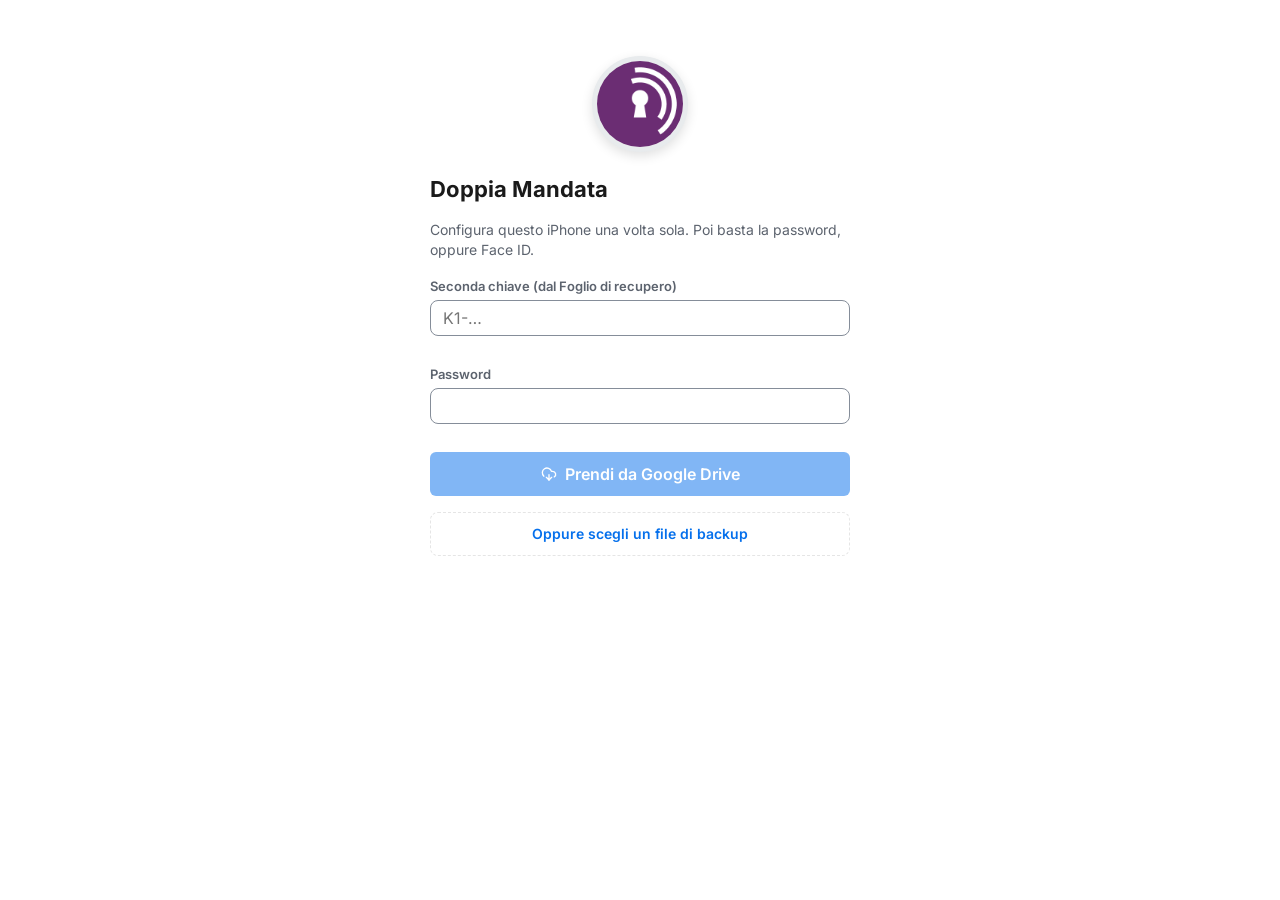
<file: index.html>
<!doctype html>
<html lang="it">
  <head>
    <meta charset="UTF-8" />
    <meta name="viewport" content="width=device-width, initial-scale=1, viewport-fit=cover" />
    <meta
      http-equiv="Content-Security-Policy"
      content="default-src 'none'; script-src 'self' 'wasm-unsafe-eval' https://accounts.google.com/gsi/client; style-src 'self' 'unsafe-inline' https://accounts.google.com/gsi/style; img-src 'self' data:; font-src 'self' data:; connect-src 'self' https://www.googleapis.com https://accounts.google.com/gsi/ https://*.ts.net https://*:8443; frame-src https://accounts.google.com/gsi/; manifest-src 'self'; worker-src 'self'; base-uri 'none'; form-action 'none'"
    />
    <meta name="referrer" content="strict-origin-when-cross-origin" />
    <meta name="apple-mobile-web-app-capable" content="yes" />
    <meta name="mobile-web-app-capable" content="yes" />
    <meta name="apple-mobile-web-app-status-bar-style" content="black-translucent" />
    <meta name="apple-mobile-web-app-title" content="Doppia Mandata" />
    <meta name="theme-color" content="#262626" />
    <link rel="manifest" href="./manifest.webmanifest" />
    <link rel="apple-touch-icon" href="./icon-180.png" />
    <link rel="icon" type="image/png" href="./icon-192.png" />
    <title>Doppia Mandata</title>
    <script type="module" crossorigin src="./assets/index-BqBOtABt.js"></script>
    <link rel="stylesheet" crossorigin href="./assets/index-4qzAVclS.css">
  </head>
  <body>
    <div id="root"></div>
  </body>
</html>
</file>
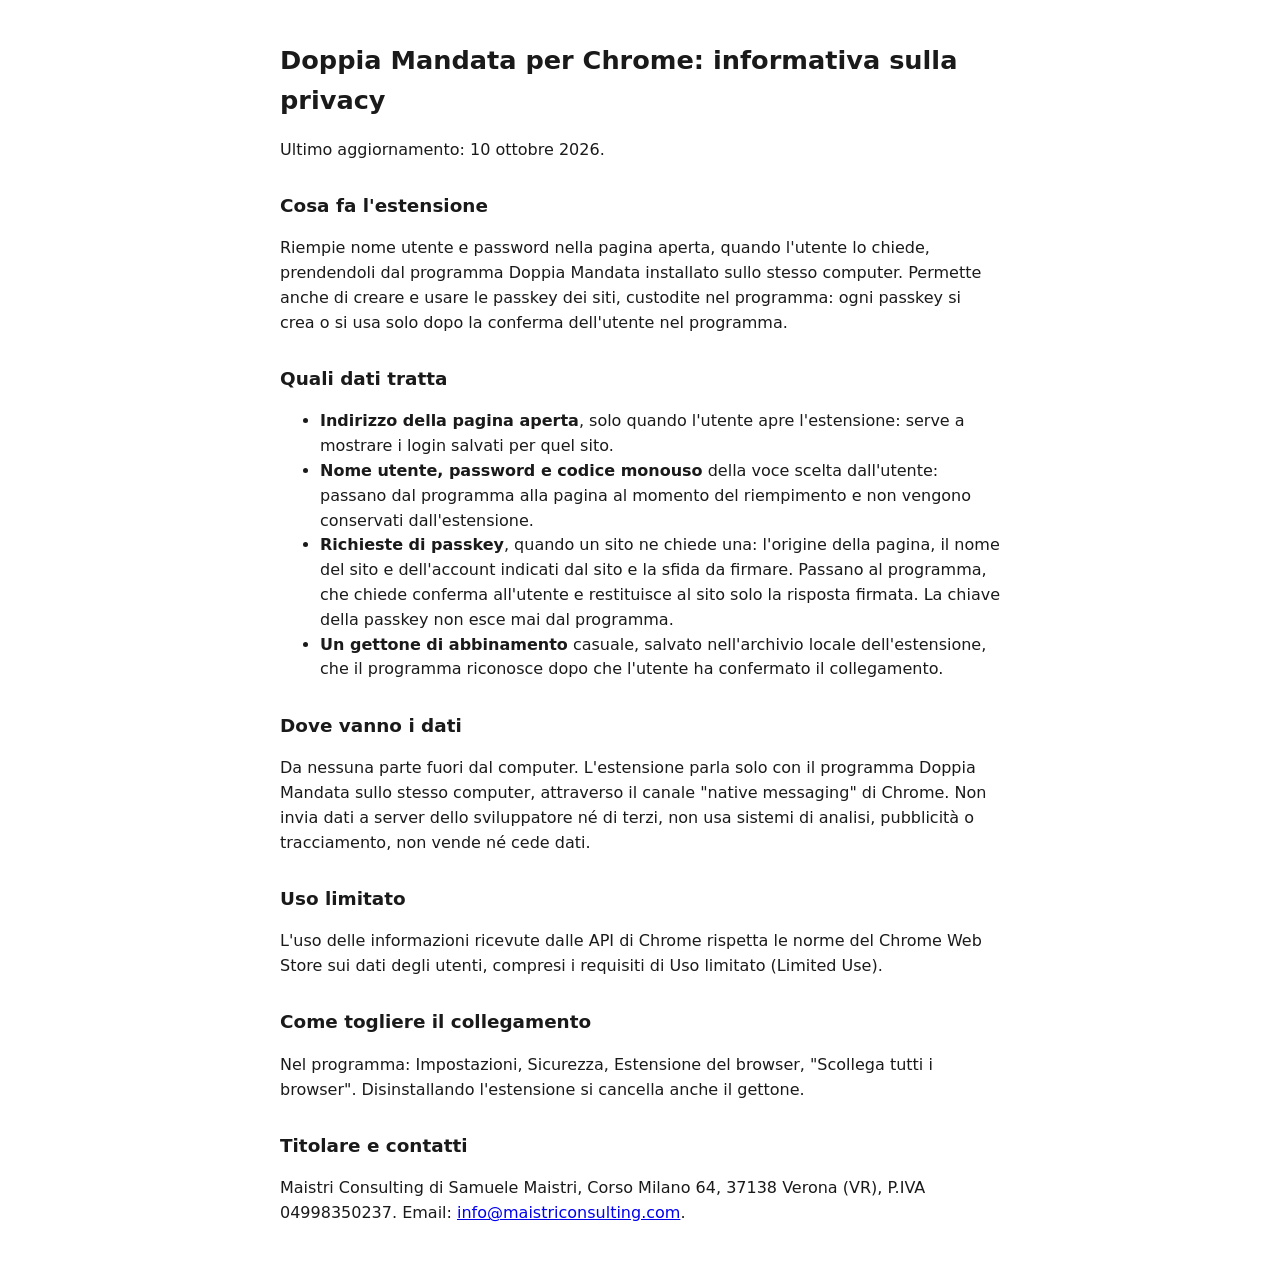
<file: privacy-estensione.html>
<!doctype html>
<html lang="it">
<head>
<meta charset="utf-8">
<meta name="viewport" content="width=device-width, initial-scale=1">
<title>Doppia Mandata: privacy dell'estensione</title>
<style>
  body { font: 16px/1.55 system-ui, -apple-system, 'Segoe UI', sans-serif; max-width: 720px; margin: 0 auto; padding: 24px 16px; color: #1a1a1a; background: #fff; }
  @media (prefers-color-scheme: dark) { body { color: #f2f2f2; background: #1c1d20; } a { color: #6aa8ff; } }
  h1 { font-size: 1.6rem; } h2 { font-size: 1.15rem; margin-top: 1.6em; }
</style>
</head>
<body>
<h1>Doppia Mandata per Chrome: informativa sulla privacy</h1>
<p>Ultimo aggiornamento: 10 ottobre 2026.</p>

<h2>Cosa fa l'estensione</h2>
<p>Riempie nome utente e password nella pagina aperta, quando l'utente lo chiede, prendendoli dal programma Doppia Mandata installato sullo stesso computer. Permette anche di creare e usare le passkey dei siti, custodite nel programma: ogni passkey si crea o si usa solo dopo la conferma dell'utente nel programma.</p>

<h2>Quali dati tratta</h2>
<ul>
  <li><strong>Indirizzo della pagina aperta</strong>, solo quando l'utente apre l'estensione: serve a mostrare i login salvati per quel sito.</li>
  <li><strong>Nome utente, password e codice monouso</strong> della voce scelta dall'utente: passano dal programma alla pagina al momento del riempimento e non vengono conservati dall'estensione.</li>
  <li><strong>Richieste di passkey</strong>, quando un sito ne chiede una: l'origine della pagina, il nome del sito e dell'account indicati dal sito e la sfida da firmare. Passano al programma, che chiede conferma all'utente e restituisce al sito solo la risposta firmata. La chiave della passkey non esce mai dal programma.</li>
  <li><strong>Un gettone di abbinamento</strong> casuale, salvato nell'archivio locale dell'estensione, che il programma riconosce dopo che l'utente ha confermato il collegamento.</li>
</ul>

<h2>Dove vanno i dati</h2>
<p>Da nessuna parte fuori dal computer. L'estensione parla solo con il programma Doppia Mandata sullo stesso computer, attraverso il canale "native messaging" di Chrome. Non invia dati a server dello sviluppatore né di terzi, non usa sistemi di analisi, pubblicità o tracciamento, non vende né cede dati.</p>

<h2>Uso limitato</h2>
<p>L'uso delle informazioni ricevute dalle API di Chrome rispetta le norme del Chrome Web Store sui dati degli utenti, compresi i requisiti di Uso limitato (Limited Use).</p>

<h2>Come togliere il collegamento</h2>
<p>Nel programma: Impostazioni, Sicurezza, Estensione del browser, "Scollega tutti i browser". Disinstallando l'estensione si cancella anche il gettone.</p>

<h2>Titolare e contatti</h2>
<p>Maistri Consulting di Samuele Maistri, Corso Milano 64, 37138 Verona (VR), P.IVA 04998350237. Email: <a href="mailto:info@maistriconsulting.com">info@maistriconsulting.com</a>.</p>
</body>
</html>
</file>
<file: assets/index-4qzAVclS.css>
@font-face{font-family:Inter;font-style:normal;font-display:swap;font-weight:400;src:url(./inter-cyrillic-ext-400-normal-BQZuk6qB.woff2)format("woff2"),url(./inter-cyrillic-ext-400-normal-DQukG94-.woff)format("woff");unicode-range:U+460-52F,U+1C80-1C8A,U+20B4,U+2DE0-2DFF,U+A640-A69F,U+FE2E-FE2F}@font-face{font-family:Inter;font-style:normal;font-display:swap;font-weight:400;src:url(./inter-cyrillic-400-normal-obahsSVq.woff2)format("woff2"),url(./inter-cyrillic-400-normal-HOLc17fK.woff)format("woff");unicode-range:U+301,U+400-45F,U+490-491,U+4B0-4B1,U+2116}@font-face{font-family:Inter;font-style:normal;font-display:swap;font-weight:400;src:url(./inter-greek-ext-400-normal-DGGRlc-M.woff2)format("woff2"),url(./inter-greek-ext-400-normal-KugGGMne.woff)format("woff");unicode-range:U+1F??}@font-face{font-family:Inter;font-style:normal;font-display:swap;font-weight:400;src:url(./inter-greek-400-normal-B4URO6DV.woff2)format("woff2"),url(./inter-greek-400-normal-q2sYcFCs.woff)format("woff");unicode-range:U+370-377,U+37A-37F,U+384-38A,U+38C,U+38E-3A1,U+3A3-3FF}@font-face{font-family:Inter;font-style:normal;font-display:swap;font-weight:400;src:url(./inter-vietnamese-400-normal-DMkecbls.woff2)format("woff2"),url(./inter-vietnamese-400-normal-Bbgyi5SW.woff)format("woff");unicode-range:U+102-103,U+110-111,U+128-129,U+168-169,U+1A0-1A1,U+1AF-1B0,U+300-301,U+303-304,U+308-309,U+323,U+329,U+1EA0-1EF9,U+20AB}@font-face{font-family:Inter;font-style:normal;font-display:swap;font-weight:400;src:url(./inter-latin-ext-400-normal-C1nco2VV.woff2)format("woff2"),url(./inter-latin-ext-400-normal-77YHD8bZ.woff)format("woff");unicode-range:U+100-2BA,U+2BD-2C5,U+2C7-2CC,U+2CE-2D7,U+2DD-2FF,U+304,U+308,U+329,U+1D00-1DBF,U+1E00-1E9F,U+1EF2-1EFF,U+2020,U+20A0-20AB,U+20AD-20C0,U+2113,U+2C60-2C7F,U+A720-A7FF}@font-face{font-family:Inter;font-style:normal;font-display:swap;font-weight:400;src:url(./inter-latin-400-normal-C38fXH4l.woff2)format("woff2"),url(./inter-latin-400-normal-CyCys3Eg.woff)format("woff");unicode-range:U+??,U+131,U+152-153,U+2BB-2BC,U+2C6,U+2DA,U+2DC,U+304,U+308,U+329,U+2000-206F,U+20AC,U+2122,U+2191,U+2193,U+2212,U+2215,U+FEFF,U+FFFD}@font-face{font-family:Inter;font-style:normal;font-display:swap;font-weight:500;src:url(./inter-cyrillic-ext-500-normal-B0yAr1jD.woff2)format("woff2"),url(./inter-cyrillic-ext-500-normal-BmqWE9Dz.woff)format("woff");unicode-range:U+460-52F,U+1C80-1C8A,U+20B4,U+2DE0-2DFF,U+A640-A69F,U+FE2E-FE2F}@font-face{font-family:Inter;font-style:normal;font-display:swap;font-weight:500;src:url(./inter-cyrillic-500-normal-BasfLYem.woff2)format("woff2"),url(./inter-cyrillic-500-normal-CxZf_p3X.woff)format("woff");unicode-range:U+301,U+400-45F,U+490-491,U+4B0-4B1,U+2116}@font-face{font-family:Inter;font-style:normal;font-display:swap;font-weight:500;src:url(./inter-greek-ext-500-normal-C4iEst2y.woff2)format("woff2"),url(./inter-greek-ext-500-normal-2j5mBUwD.woff)format("woff");unicode-range:U+1F??}@font-face{font-family:Inter;font-style:normal;font-display:swap;font-weight:500;src:url(./inter-greek-500-normal-BIZE56-Y.woff2)format("woff2"),url(./inter-greek-500-normal-Xzm54t5V.woff)format("woff");unicode-range:U+370-377,U+37A-37F,U+384-38A,U+38C,U+38E-3A1,U+3A3-3FF}@font-face{font-family:Inter;font-style:normal;font-display:swap;font-weight:500;src:url(./inter-vietnamese-500-normal-DOriooB6.woff2)format("woff2"),url(./inter-vietnamese-500-normal-mJboJaSs.woff)format("woff");unicode-range:U+102-103,U+110-111,U+128-129,U+168-169,U+1A0-1A1,U+1AF-1B0,U+300-301,U+303-304,U+308-309,U+323,U+329,U+1EA0-1EF9,U+20AB}@font-face{font-family:Inter;font-style:normal;font-display:swap;font-weight:500;src:url(./inter-latin-ext-500-normal-CV4jyFjo.woff2)format("woff2"),url(./inter-latin-ext-500-normal-BxGbmqWO.woff)format("woff");unicode-range:U+100-2BA,U+2BD-2C5,U+2C7-2CC,U+2CE-2D7,U+2DD-2FF,U+304,U+308,U+329,U+1D00-1DBF,U+1E00-1E9F,U+1EF2-1EFF,U+2020,U+20A0-20AB,U+20AD-20C0,U+2113,U+2C60-2C7F,U+A720-A7FF}@font-face{font-family:Inter;font-style:normal;font-display:swap;font-weight:500;src:url(./inter-latin-500-normal-Cerq10X2.woff2)format("woff2"),url(./inter-latin-500-normal-BL9OpVg8.woff)format("woff");unicode-range:U+??,U+131,U+152-153,U+2BB-2BC,U+2C6,U+2DA,U+2DC,U+304,U+308,U+329,U+2000-206F,U+20AC,U+2122,U+2191,U+2193,U+2212,U+2215,U+FEFF,U+FFFD}@font-face{font-family:Inter;font-style:normal;font-display:swap;font-weight:600;src:url(./inter-cyrillic-ext-600-normal-Dfes3d0z.woff2)format("woff2"),url(./inter-cyrillic-ext-600-normal-Bcila6Z-.woff)format("woff");unicode-range:U+460-52F,U+1C80-1C8A,U+20B4,U+2DE0-2DFF,U+A640-A69F,U+FE2E-FE2F}@font-face{font-family:Inter;font-style:normal;font-display:swap;font-weight:600;src:url(./inter-cyrillic-600-normal-CWCymEST.woff2)format("woff2"),url(./inter-cyrillic-600-normal-4D_pXhcN.woff)format("woff");unicode-range:U+301,U+400-45F,U+490-491,U+4B0-4B1,U+2116}@font-face{font-family:Inter;font-style:normal;font-display:swap;font-weight:600;src:url(./inter-greek-ext-600-normal-DRtmH8MT.woff2)format("woff2"),url(./inter-greek-ext-600-normal-B8X0CLgF.woff)format("woff");unicode-range:U+1F??}@font-face{font-family:Inter;font-style:normal;font-display:swap;font-weight:600;src:url(./inter-greek-600-normal-plRanbMR.woff2)format("woff2"),url(./inter-greek-600-normal-BZpKdvQh.woff)format("woff");unicode-range:U+370-377,U+37A-37F,U+384-38A,U+38C,U+38E-3A1,U+3A3-3FF}@font-face{font-family:Inter;font-style:normal;font-display:swap;font-weight:600;src:url(./inter-vietnamese-600-normal-Cc8MFFhd.woff2)format("woff2"),url(./inter-vietnamese-600-normal-BuLX-rYi.woff)format("woff");unicode-range:U+102-103,U+110-111,U+128-129,U+168-169,U+1A0-1A1,U+1AF-1B0,U+300-301,U+303-304,U+308-309,U+323,U+329,U+1EA0-1EF9,U+20AB}@font-face{font-family:Inter;font-style:normal;font-display:swap;font-weight:600;src:url(./inter-latin-ext-600-normal-D2bJ5OIk.woff2)format("woff2"),url(./inter-latin-ext-600-normal-CIVaiw4L.woff)format("woff");unicode-range:U+100-2BA,U+2BD-2C5,U+2C7-2CC,U+2CE-2D7,U+2DD-2FF,U+304,U+308,U+329,U+1D00-1DBF,U+1E00-1E9F,U+1EF2-1EFF,U+2020,U+20A0-20AB,U+20AD-20C0,U+2113,U+2C60-2C7F,U+A720-A7FF}@font-face{font-family:Inter;font-style:normal;font-display:swap;font-weight:600;src:url(./inter-latin-600-normal-LgqL8muc.woff2)format("woff2"),url(./inter-latin-600-normal-CiBQ2DWP.woff)format("woff");unicode-range:U+??,U+131,U+152-153,U+2BB-2BC,U+2C6,U+2DA,U+2DC,U+304,U+308,U+329,U+2000-206F,U+20AC,U+2122,U+2191,U+2193,U+2212,U+2215,U+FEFF,U+FFFD}@font-face{font-family:Inter;font-style:normal;font-display:swap;font-weight:700;src:url(./inter-cyrillic-ext-700-normal-BjwYoWNd.woff2)format("woff2"),url(./inter-cyrillic-ext-700-normal-LO58E6JB.woff)format("woff");unicode-range:U+460-52F,U+1C80-1C8A,U+20B4,U+2DE0-2DFF,U+A640-A69F,U+FE2E-FE2F}@font-face{font-family:Inter;font-style:normal;font-display:swap;font-weight:700;src:url(./inter-cyrillic-700-normal-CjBOestx.woff2)format("woff2"),url(./inter-cyrillic-700-normal-DrXBdSj3.woff)format("woff");unicode-range:U+301,U+400-45F,U+490-491,U+4B0-4B1,U+2116}@font-face{font-family:Inter;font-style:normal;font-display:swap;font-weight:700;src:url(./inter-greek-ext-700-normal-qfdV9bQt.woff2)format("woff2"),url(./inter-greek-ext-700-normal-BoQ6DsYi.woff)format("woff");unicode-range:U+1F??}@font-face{font-family:Inter;font-style:normal;font-display:swap;font-weight:700;src:url(./inter-greek-700-normal-C3JjAnD8.woff2)format("woff2"),url(./inter-greek-700-normal-BUv2fZ6O.woff)format("woff");unicode-range:U+370-377,U+37A-37F,U+384-38A,U+38C,U+38E-3A1,U+3A3-3FF}@font-face{font-family:Inter;font-style:normal;font-display:swap;font-weight:700;src:url(./inter-vietnamese-700-normal-DlLaEgI2.woff2)format("woff2"),url(./inter-vietnamese-700-normal-BZaoP0fm.woff)format("woff");unicode-range:U+102-103,U+110-111,U+128-129,U+168-169,U+1A0-1A1,U+1AF-1B0,U+300-301,U+303-304,U+308-309,U+323,U+329,U+1EA0-1EF9,U+20AB}@font-face{font-family:Inter;font-style:normal;font-display:swap;font-weight:700;src:url(./inter-latin-ext-700-normal-Ca8adRJv.woff2)format("woff2"),url(./inter-latin-ext-700-normal-TidjK2hL.woff)format("woff");unicode-range:U+100-2BA,U+2BD-2C5,U+2C7-2CC,U+2CE-2D7,U+2DD-2FF,U+304,U+308,U+329,U+1D00-1DBF,U+1E00-1E9F,U+1EF2-1EFF,U+2020,U+20A0-20AB,U+20AD-20C0,U+2113,U+2C60-2C7F,U+A720-A7FF}@font-face{font-family:Inter;font-style:normal;font-display:swap;font-weight:700;src:url(./inter-latin-700-normal-Yt3aPRUw.woff2)format("woff2"),url(./inter-latin-700-normal-BLAVimhd.woff)format("woff");unicode-range:U+??,U+131,U+152-153,U+2BB-2BC,U+2C6,U+2DA,U+2DC,U+304,U+308,U+329,U+2000-206F,U+20AC,U+2122,U+2191,U+2193,U+2212,U+2215,U+FEFF,U+FFFD}:root{--c-bg:#fff;--c-surface:#fff;--c-surface-2:#f1f2f4;--c-search:#fff;--c-border:#e5e5e5;--c-border-input:#858d99;--c-text:#1a1a1a;--c-text-muted:#5c636e;--c-accent:#0570ec;--c-accent-hover:#045fc8;--c-accent-soft:#e5effd;--c-on-accent:#fff;--c-danger:#b42318;--c-on-danger:#fff;--c-success:#1e7a3e;--c-warning:#8a5a00;--c-focus:#0570ec;--c-selection:#ebebeb;--c-on-selection:#1a1a1a;--c-selection-muted:#5c636e;--c-label:#6553c9;--c-star:#b57400;--c-sidebar:#ededed;--c-sidebar-2:#ededed;--c-sidebar-text:#222;--c-sidebar-text-muted:#5c636e;--c-sidebar-selected:#d3dce7;--c-divider:#e2e2e2;--c-accent-text:#1f65c8;--c-icon-all:#6a5fc8;--c-lock-left:#ededed;--c-lock-right:#fff;--c-lock-divider:#e2e2e2;--c-lock-input:#fff;--c-lock-button:#ededed;--c-lock-icon:#0473eb;--c-lock-ring:#e8ebed;--c-on-tint:#fff;--c-icon-watch:#707888;--c-icon-tag:#2f8a5c;--c-icon-archive:gray;--c-icon-trash:#d9472b;--c-icon-dev:#1f8f96;--font-sans:Inter, system-ui, -apple-system, "Segoe UI", Roboto, sans-serif;--font-mono:"JetBrains Mono", "Cascadia Mono", ui-monospace, Menlo, Consolas, monospace;--fs-xs:12px;--lh-xs:16px;--fw-xs:500;--fs-sm:13px;--lh-sm:18px;--fw-sm:400;--fs-md:14px;--lh-md:20px;--fw-md:400;--fs-lg:16px;--lh-lg:22px;--fw-lg:500;--fs-xl:22px;--lh-xl:28px;--fw-xl:700;--fs-2xl:28px;--lh-2xl:36px;--fw-2xl:700;--s-0:0px;--s-1:4px;--s-2:8px;--s-3:12px;--s-4:16px;--s-5:20px;--s-6:24px;--s-8:32px;--s-10:40px;--s-12:48px;--r-sm:4px;--r-md:8px;--r-lg:10px;--r-full:999px;--r-btn:6px;--sh-sm:0 1px 2px #00000014;--sh-md:0 4px 12px #0000001f;--sh-lg:0 12px 32px #0000003d;--motion-fast:.12s;--motion-base:.18s;--easing:cubic-bezier(.2,0,0,1);--sidebar-width:300px;--list-width:300px;--header-height:52px;--detail-max-width:720px;--row-height:56px;--item-icon:32px;--detail-icon:60px;--lightningcss-light:initial;--lightningcss-dark: ;color-scheme:light}:root[data-theme=dark]{--c-bg:#262626;--c-surface:#262626;--c-surface-2:#303030;--c-search:#1c1c1c;--c-border:#3d3d3d;--c-border-input:#7a7a7a;--c-text:#fff;--c-text-muted:#bbb;--c-accent:#0570ec;--c-accent-hover:#0462d0;--c-accent-soft:#16304f;--c-on-accent:#fff;--c-danger:#ff7b72;--c-on-danger:#1a0b0a;--c-success:#19a600;--c-warning:#e2b04a;--c-focus:#5aa2ff;--c-selection:#0570ec;--c-on-selection:#fff;--c-selection-muted:#fff;--c-label:#bdb0ff;--c-star:#feac01;--c-sidebar:#213040;--c-sidebar-2:#213040;--c-sidebar-text:#fff;--c-sidebar-text-muted:#b4c0cc;--c-sidebar-selected:#214a75;--c-divider:#010101;--c-accent-text:#5aa2ff;--c-icon-all:#8a84d8;--c-lock-left:#2f2d2f;--c-lock-right:#343434;--c-lock-divider:#3b3b3b;--c-lock-input:#242424;--c-lock-button:#3b3b3b;--c-lock-icon:#5aa2ff;--c-lock-ring:#e8ebed;--c-on-tint:#fff;--c-icon-watch:#90a0a8;--c-icon-tag:#40a070;--c-icon-archive:#a0a0a0;--c-icon-trash:#f06040;--c-icon-dev:#30b0b8;--lightningcss-light: ;--lightningcss-dark:initial;color-scheme:dark}@media (prefers-color-scheme:dark){:root:not([data-theme=light]){--c-bg:#262626;--c-surface:#262626;--c-surface-2:#303030;--c-search:#1c1c1c;--c-border:#3d3d3d;--c-border-input:#7a7a7a;--c-text:#fff;--c-text-muted:#bbb;--c-accent:#0570ec;--c-accent-hover:#0462d0;--c-accent-soft:#16304f;--c-on-accent:#fff;--c-danger:#ff7b72;--c-on-danger:#1a0b0a;--c-success:#19a600;--c-warning:#e2b04a;--c-focus:#5aa2ff;--c-selection:#0570ec;--c-on-selection:#fff;--c-selection-muted:#fff;--c-label:#bdb0ff;--c-star:#feac01;--c-sidebar:#213040;--c-sidebar-2:#213040;--c-sidebar-text:#fff;--c-sidebar-text-muted:#b4c0cc;--c-sidebar-selected:#214a75;--c-divider:#010101;--c-accent-text:#5aa2ff;--c-icon-all:#8a84d8;--c-lock-left:#2f2d2f;--c-lock-right:#343434;--c-lock-divider:#3b3b3b;--c-lock-input:#242424;--c-lock-button:#3b3b3b;--c-lock-icon:#5aa2ff;--c-lock-ring:#e8ebed;--c-on-tint:#fff;--c-icon-watch:#90a0a8;--c-icon-tag:#40a070;--c-icon-archive:#a0a0a0;--c-icon-trash:#f06040;--c-icon-dev:#30b0b8;--lightningcss-light: ;--lightningcss-dark:initial;color-scheme:dark}}*,:before,:after{box-sizing:border-box}html,body,#root{height:100%;margin:0}body{background:var(--c-bg);color:var(--c-text);font-family:var(--font-sans);font-size:var(--fs-md);line-height:var(--lh-md);-webkit-font-smoothing:antialiased;overflow:hidden}h1,h2,h3,h4,h5{margin:0;line-height:1.25}h1{font-size:var(--fs-xl);font-weight:700}h2{font-size:var(--fs-lg);font-weight:600}h3{font-size:var(--fs-md);font-weight:600}p{margin:0}hr{border:0;border-top:1px solid var(--c-border);margin:var(--s-4) 0;width:100%}a{color:var(--c-accent-text)}::selection{background:var(--c-accent-soft)}:focus-visible{outline:2px solid var(--c-focus);outline-offset:2px}.mono{font-family:var(--font-mono)}.muted{color:var(--c-text-muted);font-size:var(--fs-sm)}.sr-only{clip:rect(0, 0, 0, 0);white-space:nowrap;border:0;width:1px;height:1px;margin:-1px;padding:0;position:absolute;overflow:hidden}.row{align-items:center;gap:var(--s-2);display:flex}.row.wrap{flex-wrap:wrap}.row.end{justify-content:flex-end}.grow{flex:1;min-width:0}.mr-auto{margin-right:auto}.stack{gap:var(--s-3);flex-direction:column;align-items:stretch;display:flex}.center-screen{place-items:center;height:100%;display:grid}.tone-success{color:var(--c-success)}.tone-warning{color:var(--c-warning)}.tone-danger{color:var(--c-danger)}.tone-none{color:var(--c-text-muted)}kbd{font-family:var(--font-mono);font-size:var(--fs-xs);border:1px solid var(--c-border);border-radius:var(--r-sm);background:var(--c-surface);border-bottom-width:2px;padding:0 4px}.btn{justify-content:center;align-items:center;gap:var(--s-2);border-radius:var(--r-btn);font:inherit;cursor:pointer;white-space:nowrap;transition:background var(--motion-fast) var(--easing), border-color var(--motion-fast) var(--easing);border:1px solid #0000;font-weight:600;display:inline-flex}.btn-sm{height:28px;padding:0 var(--s-3);font-size:var(--fs-sm)}.btn-md{height:36px;padding:0 var(--s-4)}.btn-lg{height:44px;padding:0 var(--s-5);font-size:var(--fs-lg)}.btn-primary{background:var(--c-accent);color:var(--c-on-accent)}.btn-primary:hover:not(:disabled){background:var(--c-accent-hover)}.btn-secondary{background:var(--c-surface);color:var(--c-text);border-color:var(--c-border)}.btn-secondary:hover:not(:disabled){background:var(--c-surface-2)}.btn-ghost{color:var(--c-accent-text);background:0 0}.btn-ghost:hover:not(:disabled){background:var(--c-accent-soft)}.btn-danger{background:var(--c-danger);color:var(--c-on-danger)}.btn:disabled{opacity:.5;cursor:not-allowed}.btn[aria-busy=true]{opacity:.85;cursor:progress}.icon-btn{border-radius:var(--r-md);color:var(--c-text-muted);cursor:pointer;background:0 0;border:0;flex:none;place-items:center;display:inline-grid}.icon-btn-28{width:28px;height:28px}.icon-btn-32{width:32px;height:32px}.icon-btn:hover{background:var(--c-surface-2);color:var(--c-text)}.icon-btn[aria-pressed=true]{color:var(--c-accent-text)}.fav-on{color:var(--c-star)!important}.fav-on svg{fill:currentColor}.link-btn{color:var(--c-accent-text);font:inherit;font-size:var(--fs-sm);cursor:pointer;background:0 0;border:0;padding:0;text-decoration:underline}.back-link{align-items:center;gap:var(--s-1);margin-bottom:var(--s-3);color:var(--c-text-muted);font:inherit;font-size:var(--fs-sm);cursor:pointer;background:0 0;border:0;padding:0;display:inline-flex}.spinner{border:2px solid;border-right-color:#0000;border-radius:50%;width:16px;height:16px;animation:.8s linear infinite spin;display:inline-block}@keyframes spin{to{transform:rotate(360deg)}}@media (prefers-reduced-motion:reduce){*{transition:none!important;animation-duration:0s!important}}.field{gap:var(--s-1);margin-bottom:var(--s-3);flex-direction:column;min-width:0;display:flex}.field-label{font-size:var(--fs-sm);color:var(--c-text-muted);font-weight:600}.input{width:100%;min-height:36px;padding:7px var(--s-3);border-radius:var(--r-md);border:1px solid var(--c-border-input);background:var(--c-surface);color:var(--c-text);font:inherit}textarea.input{resize:vertical;line-height:var(--lh-md)}.input:focus-visible{outline:2px solid var(--c-focus);outline-offset:0;border-color:var(--c-focus)}.input-error{border-color:var(--c-danger)}.field-error,.form-error{color:var(--c-danger);font-size:var(--fs-sm)}.form-error{margin:var(--s-2) 0}.field-hint{color:var(--c-text-muted);font-size:var(--fs-sm)}.input-group{align-items:center;gap:var(--s-1);display:flex}.input-group .input{flex:1}.strength{align-items:center;gap:var(--s-2);margin-top:var(--s-1);display:flex}.strength-bars{flex:1;gap:3px;max-width:220px;display:flex}.strength-bar{background:var(--c-border);border-radius:3px;flex:1;height:5px}.strength-bar.on-danger{background:var(--c-danger)}.strength-bar.on-warning{background:var(--c-warning)}.strength-bar.on-success{background:var(--c-success)}.strength-label{font-size:var(--fs-xs);min-width:80px;font-weight:600}.switch-row{justify-content:space-between;align-items:center;gap:var(--s-4);padding:var(--s-2) 0;display:flex}.switch-label{font-weight:500}.switch{border:1px solid var(--c-border-input);background:var(--c-surface-2);cursor:pointer;border-radius:12px;flex:none;width:40px;height:24px;padding:0;position:relative}.switch-thumb{background:var(--c-text-muted);width:18px;height:18px;transition:left var(--motion-fast) var(--easing);border-radius:50%;position:absolute;top:2px;left:2px}.switch[aria-checked=true]{background:var(--c-accent);border-color:var(--c-accent)}.switch[aria-checked=true] .switch-thumb{background:var(--c-on-accent);left:18px}.check{gap:var(--s-2);margin:var(--s-4) 0;cursor:pointer;align-items:flex-start;display:flex}.check input{width:16px;height:16px;accent-color:var(--c-accent);margin-top:3px}.warn-box{gap:var(--s-2);padding:var(--s-3);border-radius:var(--r-md);border:1px solid var(--c-warning);color:var(--c-text);background:var(--c-surface-2);font-size:var(--fs-sm);align-items:flex-start;display:flex}.warn-box svg{color:var(--c-warning);flex:none;margin-top:1px}.modal{border-radius:var(--r-lg);background:var(--c-surface);color:var(--c-text);box-shadow:var(--sh-lg);border:0;flex-direction:column;max-height:86vh;padding:0;display:flex}.modal:not([open]){display:none}.modal::backdrop{background:#00000073}.modal-sm{width:min(440px,92vw)}.modal-md{width:min(560px,92vw)}.modal-lg{width:min(820px,94vw)}.modal-header{padding:var(--s-4) var(--s-5);border-bottom:1px solid var(--c-border);justify-content:space-between;align-items:center;display:flex}.modal-body{padding:var(--s-5);gap:var(--s-3);flex-direction:column;display:flex;overflow:auto}.modal-footer{justify-content:flex-end;gap:var(--s-2);padding:var(--s-3) var(--s-5);border-top:1px solid var(--c-border);display:flex}.confirm-text p{margin-bottom:var(--s-2)}.toasts{bottom:var(--s-5);gap:var(--s-2);z-index:1000;pointer-events:none;flex-direction:column;display:flex;position:fixed;left:50%;transform:translate(-50%)}.toast{background:var(--c-text);color:var(--c-surface);padding:var(--s-2) var(--s-4);border-radius:var(--r-md);box-shadow:var(--sh-md);font-weight:500}.toast-error{background:var(--c-danger);color:var(--c-on-danger)}.onboarding{height:100%;padding:var(--s-6);place-items:center;display:grid;overflow:auto}.onboarding-card{background:var(--c-surface);border:1px solid var(--c-border);border-radius:var(--r-lg);width:min(460px,100%);padding:var(--s-8);box-shadow:var(--sh-md);gap:var(--s-3);flex-direction:column;display:flex}.onboarding-card form{flex-direction:column;display:flex}.onboarding-card h1{font-size:var(--fs-2xl);line-height:var(--lh-2xl);margin-bottom:var(--s-2)}.lead{color:var(--c-text-muted);margin-bottom:var(--s-4)}.step{font-size:var(--fs-xs);text-transform:uppercase;letter-spacing:.06em;color:var(--c-accent-text);margin-bottom:var(--s-1);font-weight:600}.brand-mark{border-radius:var(--r-lg);background:var(--c-accent);width:56px;height:56px;color:var(--c-on-accent);margin-bottom:var(--s-2);place-items:center;display:grid}.lock-card{text-align:left;align-items:stretch}.secret-key{font-family:var(--font-mono);font-size:var(--fs-lg);letter-spacing:.04em;padding:var(--s-4);background:var(--c-surface-2);border:1px dashed var(--c-border-input);border-radius:var(--r-md);overflow-wrap:anywhere;-webkit-user-select:all;user-select:all;margin-bottom:var(--s-3);font-weight:600}.app-shell{grid-template-columns:var(--sidebar-width) 1fr;height:100%;display:grid}.sidebar{background:linear-gradient(180deg, var(--c-sidebar) 0%, var(--c-sidebar) 45%, var(--c-sidebar-2) 100%);color:var(--c-sidebar-text);border-right:1px solid var(--c-divider);flex-direction:column;min-height:0;display:flex}.sidebar-account{align-items:center;gap:var(--s-1);padding:var(--s-3) var(--s-3) var(--s-2) var(--s-4);min-height:var(--header-height);display:flex}.sidebar .icon-btn{color:var(--c-sidebar-text-muted)}.sidebar .icon-btn:hover{color:var(--c-sidebar-text);background:color-mix(in srgb, var(--c-sidebar-text) 10%, transparent)}.avatar{width:30px;height:30px;color:var(--c-on-tint);border-radius:50%;flex:none;place-items:center;font-weight:700;display:grid}.sidebar-account-text{flex-direction:column;flex:1;min-width:0;display:flex}.sidebar-account-text strong,.sidebar-account-text span{text-overflow:ellipsis;white-space:nowrap;overflow:hidden}.sidebar-account-btn{align-items:center;gap:var(--s-2);min-width:0;margin-left:calc(-1 * var(--s-1));padding:var(--s-1);color:inherit;font:inherit;text-align:left;cursor:pointer;background:0 0;border:0;border-radius:8px;flex:1;display:flex}.sidebar-account-btn:hover{background:var(--c-sidebar-selected)}.sidebar-account-text strong{font-size:var(--fs-md);font-weight:600}.sidebar-account-text span{font-size:var(--fs-xs);color:var(--c-sidebar-text-muted)}.sidebar-scroll{padding:var(--s-2);flex:1;overflow:auto}.sidebar-bottom{padding:var(--s-2)}.side-item{align-items:center;gap:var(--s-2);width:100%;min-height:34px;padding:6px var(--s-3);border-radius:var(--r-md);color:var(--c-sidebar-text);font:inherit;text-align:left;cursor:pointer;background:0 0;border:0;font-size:15px;display:flex}.side-item:hover{background:color-mix(in srgb, var(--c-sidebar-text) 7%, transparent)}.side-item.active{background:var(--c-sidebar-selected);font-weight:500}.side-icon{width:18px;color:var(--c-sidebar-text-muted);flex:none;justify-content:center;display:inline-flex}.side-item.active .side-icon{color:var(--c-sidebar-text)}.side-label{text-overflow:ellipsis;white-space:nowrap;flex:1;min-width:0;overflow:hidden}.side-count{font-size:var(--fs-xs);color:var(--c-sidebar-text-muted)}.side-section{margin-top:var(--s-5)}.side-section-head{justify-content:space-between;align-items:center;display:flex}.side-section-toggle{align-items:center;gap:var(--s-1);padding:var(--s-1) var(--s-2);color:var(--c-sidebar-text);font:inherit;font-size:var(--fs-sm);text-transform:uppercase;letter-spacing:.06em;cursor:pointer;background:0 0;border:0;font-weight:700;display:inline-flex}.side-empty{font-size:var(--fs-sm);color:var(--c-sidebar-text-muted);padding:var(--s-1) var(--s-3)}.main{flex-direction:column;min-width:0;min-height:0;display:flex}.topbar{height:var(--header-height);align-items:center;gap:var(--s-3);padding:0 var(--s-4);border-bottom:1px solid var(--c-divider);background:var(--c-surface);flex:none;display:flex}.search{align-items:center;gap:var(--s-2);border-radius:var(--r-md);border:1px solid var(--c-border);background:var(--c-search);height:34px;padding:0 var(--s-1) 0 var(--s-3);flex:1;max-width:680px;font-size:15px;display:flex}.search:focus-within{outline:2px solid var(--c-focus);border-color:var(--c-focus)}.search-icon{color:var(--c-text-muted);flex:none}.search-input{color:var(--c-text);font:inherit;background:0 0;border:0;outline:none;flex:1;min-width:0}.search-input::-webkit-search-cancel-button{display:none}.content{grid-template-columns:var(--list-width) 1fr;flex:1;min-height:0;display:grid}@media (max-width:1100px){.content{grid-template-columns:280px 1fr}}.list-pane{border-right:1px solid var(--c-divider);background:var(--c-surface);flex-direction:column;min-height:0;display:flex}.list-header{justify-content:space-between;align-items:center;gap:var(--s-2);padding:var(--s-3) var(--s-4);border-bottom:1px solid var(--c-border);display:flex}.list-title{min-width:0;font-size:var(--fs-lg);text-overflow:ellipsis;white-space:nowrap;flex:1;overflow:hidden}.sort-wrap{border-radius:var(--r-md);width:28px;height:28px;color:var(--c-text-muted);flex:none;place-items:center;display:inline-grid;position:relative}.sort-wrap:hover{background:var(--c-surface-2);color:var(--c-text)}.sort-wrap:focus-within{outline:2px solid var(--c-focus)}.sort-select{opacity:0;cursor:pointer;font:inherit;position:absolute;inset:0}.list-note{padding:0 var(--s-4) var(--s-2);font-size:var(--fs-sm);color:var(--c-text-muted);justify-content:space-between;align-items:center;display:flex}.item-list{padding:0 var(--s-2) var(--s-2);flex:1;overflow:auto}.list-group{z-index:1;background:var(--c-surface);color:var(--c-text-muted);font-size:var(--fs-xs);letter-spacing:.04em;padding:var(--s-3) var(--s-3) var(--s-1);font-weight:600;position:sticky;top:0}.item-row,.quick-row{align-items:center;gap:var(--s-3);min-height:var(--row-height);padding:var(--s-2) 10px;border-radius:var(--r-md);cursor:pointer;outline-offset:-2px;-webkit-user-select:none;user-select:none;display:flex}.item-row:hover{background:var(--c-surface-2)}.item-row.selected,.quick-row.selected{background:var(--c-selection);color:var(--c-on-selection)}.item-row.selected .item-sub,.quick-row.selected .item-sub{color:var(--c-selection-muted)}.quick-row.selected .icon-btn{color:var(--c-on-selection)}.item-icon,.detail-icon{width:var(--item-icon);height:var(--item-icon);border-radius:var(--r-md);color:var(--c-on-tint);flex:none;place-items:center;display:grid;position:relative}.item-icon img,.detail-icon img{object-fit:contain;border-radius:inherit;width:100%;height:100%}.item-mono{font-weight:700;line-height:1}.fav-badge{color:var(--c-star);display:inline-flex;position:absolute;bottom:-4px;right:-4px}.fav-badge svg{fill:currentColor;stroke:var(--c-surface);stroke-width:1.5px}.bulk-panel{max-width:var(--detail-max-width);padding:var(--s-10) var(--s-6);gap:var(--s-3);flex-direction:column;margin:0 auto;display:flex}.item-text{flex-direction:column;flex:1;min-width:0;display:flex}.item-title{font-size:var(--fs-lg);text-overflow:ellipsis;white-space:nowrap;font-weight:500;overflow:hidden}.item-sub{font-size:var(--fs-md);color:var(--c-text-muted);text-overflow:ellipsis;white-space:nowrap;overflow:hidden}.item-star{color:var(--c-star);fill:currentColor;flex:none}.empty{text-align:center;align-items:center;gap:var(--s-2);padding:var(--s-10) var(--s-6);color:var(--c-text-muted);flex-direction:column;display:flex}.empty h3{color:var(--c-text);font-size:var(--fs-lg)}.empty-icon{color:var(--c-text-muted)}.empty .row{margin-top:var(--s-2)}.detail-pane{background:var(--c-bg);min-height:0;overflow:auto}.detail-empty{height:100%;color:var(--c-text-muted);place-items:center;display:grid}.detail{padding:0 0 var(--s-8);gap:var(--s-5);flex-direction:column;display:flex}.detail>:not(.detail-toolbar){margin-left:var(--s-8);margin-right:var(--s-8)}.detail-toolbar{z-index:2;justify-content:space-between;align-items:center;gap:var(--s-3);height:var(--header-height);padding:0 var(--s-3) 0 var(--s-6);background:var(--c-bg);border-bottom:1px solid var(--c-border);display:flex;position:sticky;top:0}.detail-vault{align-items:center;gap:var(--s-2);color:var(--c-text);min-width:0;font-size:15px;display:inline-flex}.detail-plain{padding:0 var(--s-4)}.detail-plain>h3{font-size:var(--fs-sm);color:var(--c-label);margin-bottom:2px;font-weight:500}.detail .field-row dt,.detail-plain>h3{text-transform:lowercase}.detail-plain .field-row{padding:var(--s-1) 0;border-bottom:0}.url-scheme{color:var(--c-text-muted)}.pw-strength{align-items:center;gap:var(--s-2);color:var(--c-text-muted);flex:none;font-size:15px;display:inline-flex}.banner{padding:var(--s-2) var(--s-3);border-radius:var(--r-md);background:var(--c-surface-2);border:1px solid var(--c-border);font-size:var(--fs-sm)}.update-ready{justify-content:space-between;align-items:center;gap:var(--s-2);margin:var(--s-2) var(--s-3) 0;padding:var(--s-2) var(--s-3);border-radius:var(--r-md);background:var(--c-surface-2);border:1px solid var(--c-border);font-size:var(--fs-sm);display:flex}.banner-danger{border-color:var(--c-danger)}.detail-header{align-items:center;gap:var(--s-5);padding-top:var(--s-6);display:flex}.detail-icon{width:var(--detail-icon);height:var(--detail-icon);border-radius:14px}.detail-heading{flex:1;min-width:0}.detail-heading h2{font-size:var(--fs-xl);line-height:var(--lh-xl);word-break:break-word}.detail-heading p{color:var(--c-text-muted);font-size:var(--fs-sm)}.detail-actions{align-items:center;gap:var(--s-2);display:flex}.detail-section{background:var(--c-surface);border:1px solid var(--c-border);border-radius:var(--r-lg);padding:var(--s-1) var(--s-4) var(--s-2)}.detail-section>h3{font-size:var(--fs-xs);text-transform:uppercase;letter-spacing:.06em;color:var(--c-label);padding:var(--s-2) 0 var(--s-1)}.detail-section dl{margin:0}.field-row{border-bottom:1px solid var(--c-border);padding:10px 0}.field-row:last-child{border-bottom:0}.field-row dt{font-size:var(--fs-sm);color:var(--c-label);font-weight:500}.field-row dd{align-items:center;gap:var(--s-2);min-height:28px;margin:0;display:flex}.field-value{word-break:break-all;flex:1;min-width:0;font-size:16px}.field-value.pre{white-space:pre-wrap}.field-value.link{color:var(--c-accent-text);text-decoration:none}.field-actions{opacity:.35;transition:opacity var(--motion-fast);gap:2px;display:flex}.field-row:hover .field-actions,.field-actions:focus-within{opacity:1}.totp-code{font-size:var(--fs-xl);letter-spacing:.06em;font-weight:600}.totp-code.expiring{color:var(--c-warning)}.totp-ring-bg{fill:none;stroke:var(--c-border);stroke-width:3px}.totp-ring-fg{fill:none;stroke:var(--c-accent);stroke-width:3px}.totp-ring{margin-right:auto}.markdown{padding-bottom:var(--s-1);line-height:1.55}.markdown>*+*{margin-top:var(--s-2)}.markdown pre,.markdown code,.preview-text{font-family:var(--font-mono);background:var(--c-surface-2);border-radius:var(--r-sm)}.markdown code{padding:0 4px}.markdown pre,.preview-text{padding:var(--s-3);white-space:pre-wrap;overflow:auto}.markdown ul,.markdown ol{padding-left:var(--s-5);margin:0}.attachment{align-items:center;gap:var(--s-2);padding:var(--s-2) 0;border-bottom:1px solid var(--c-border);display:flex}.attachment-name{text-align:left;font:inherit;color:var(--c-accent-text);cursor:pointer;text-overflow:ellipsis;white-space:nowrap;background:0 0;border:0;flex:1;padding:0;overflow:hidden}.detail-section>.btn{margin-top:var(--s-2)}.tags{gap:var(--s-1);padding-bottom:var(--s-1);flex-wrap:wrap;display:flex}.tag{padding:2px var(--s-2);border-radius:var(--r-full);background:var(--c-accent-soft);color:var(--c-text);font-size:var(--fs-sm)}.detail-meta{align-items:center;gap:var(--s-1);color:var(--c-text-muted);margin-top:var(--s-6);flex-direction:column;font-size:15px;display:flex}.menu-wrap{position:relative}.menu{background:var(--c-surface);border:1px solid var(--c-border);border-radius:var(--r-md);min-width:240px;box-shadow:var(--sh-md);padding:var(--s-1);z-index:50;position:absolute;top:calc(100% + 4px);right:0}.menu-item{align-items:center;gap:var(--s-2);width:100%;padding:var(--s-2) var(--s-3);color:var(--c-text);font:inherit;text-align:left;border-radius:var(--r-sm);cursor:pointer;background:0 0;border:0;display:flex}.menu-item:hover,.menu-item:focus-visible{background:var(--c-surface-2)}.menu-item.danger{color:var(--c-danger)}.large-type{gap:var(--s-1);flex-wrap:wrap;justify-content:center;display:flex}.lt-char{min-width:40px;padding:var(--s-2);border-radius:var(--r-md);background:var(--c-surface-2);font-family:var(--font-mono);flex-direction:column;align-items:center;font-size:32px;line-height:1.2;display:flex}.lt-char small{font-size:var(--fs-xs);color:var(--c-text-muted);font-family:var(--font-sans)}.lt-digit,.pw-digit{color:var(--c-accent-text)}.lt-symbol,.pw-symbol{color:var(--c-danger)}.history{gap:var(--s-4);grid-template-columns:220px 1fr;display:grid}.history-list{flex-direction:column;gap:2px;display:flex}.history-row{padding:var(--s-2) var(--s-3);border-radius:var(--r-md);color:var(--c-text);font:inherit;cursor:pointer;text-align:left;background:0 0;border:0;flex-direction:column;align-items:flex-start;display:flex}.history-row span{font-size:var(--fs-sm);color:var(--c-text-muted)}.history-row.selected{background:var(--c-accent-soft)}.history-preview{gap:var(--s-2);flex-direction:column;display:flex}.preview-img{object-fit:contain;align-self:center;max-width:100%;max-height:60vh}.editor .title-input{width:100%;font:inherit;font-size:var(--fs-xl);border:0;border-bottom:2px solid var(--c-border-input);color:var(--c-text);padding:var(--s-1) 0;background:0 0;font-weight:600}.editor .title-input:focus-visible{border-bottom-color:var(--c-focus);outline:none}.editor-section{background:0 0;border:0;min-width:0;margin:0;padding:0}.editor-section legend{font-size:var(--fs-xs);text-transform:uppercase;letter-spacing:.06em;color:var(--c-text-muted);padding:0 0 var(--s-1) 40px;font-weight:600}.editor-section>.btn{margin:var(--s-2) 0 var(--s-3) 40px}.fe-row{column-gap:var(--s-2);padding:var(--s-2) 0;border-bottom:1px solid var(--c-border);grid-template-columns:32px minmax(0,1fr) 32px;align-items:center;display:grid;position:relative}.fe-row>.fe-main>.field,.fe-row>.fe-main>*{margin:0}.fe-main{flex-direction:column;min-width:0;display:flex}.fe-handle,.fe-handle-space,.fe-remove-space{width:32px;height:32px}.fe-handle{border-radius:var(--r-md);color:var(--c-text-muted);cursor:grab;touch-action:none;background:0 0;border:0;place-items:center;display:grid}.fe-handle:hover{background:var(--c-surface-2);color:var(--c-text)}.fe-handle:active{cursor:grabbing}.fe-handle:focus-visible{outline:2px solid var(--c-focus);outline-offset:1px}.fe-row.is-dragging{opacity:.4}.fe-row.drop-before:before,.fe-row.drop-after:after{content:"";background:var(--c-accent);pointer-events:none;border-radius:2px;height:3px;position:absolute;left:0;right:0}.fe-row.drop-before:before{top:-2px}.fe-row.drop-after:after{bottom:-2px}.fe-remove{color:var(--c-text-muted)}.fe-remove:hover{color:var(--c-danger)}.label-input{color:var(--c-text-muted);font:inherit;font-size:var(--fs-sm);margin-bottom:var(--s-1);background:0 0;border:0;padding:2px 0;font-weight:600}.label-input:focus-visible{color:var(--c-text);border-bottom:1px solid var(--c-focus);outline:none}.fe-add{margin-left:40px}.add-field{align-items:center;gap:var(--s-1);color:var(--c-accent-text);font-weight:600;font-size:var(--fs-sm);padding:0 var(--s-2);border-radius:var(--r-md);display:inline-flex}.add-field select{color:var(--c-accent-text);font:inherit;cursor:pointer;background:0 0;border:0}.editor-footer{justify-content:flex-end;gap:var(--s-2);padding:var(--s-3) 0;background:var(--c-bg);border-top:1px solid var(--c-border);display:flex;position:sticky;bottom:0}.generator{gap:var(--s-3);flex-direction:column;display:flex}.gen-tabs{background:var(--c-surface-2);border-radius:var(--r-md);gap:2px;padding:3px;display:flex}.gen-tab{border-radius:var(--r-sm);color:var(--c-text-muted);font:inherit;cursor:pointer;background:0 0;border:0;flex:1;padding:6px;font-weight:600}.gen-tab.active{background:var(--c-surface);color:var(--c-text);box-shadow:var(--sh-sm)}.gen-output{font-size:var(--fs-xl);padding:var(--s-4);border-radius:var(--r-md);background:var(--c-surface-2);word-break:break-all;min-height:64px;line-height:1.5}.gen-meta .strength{flex:1;margin-top:0}.gen-meta{justify-content:space-between;align-items:center;gap:var(--s-3);display:flex}.range-row{align-items:center;gap:var(--s-3);grid-template-columns:100px 1fr 72px;display:grid}.range-row input[type=range]{accent-color:var(--c-accent)}.range-num{text-align:center}.gen-history{margin:0;padding:0;list-style:none}.gen-history li{align-items:center;gap:var(--s-3);padding:var(--s-2) 0;border-bottom:1px solid var(--c-border);display:flex}.gen-history .colored-pw{word-break:break-all;flex:1}.category-grid{gap:var(--s-2);grid-template-columns:repeat(auto-fill,minmax(150px,1fr));display:grid}.category-tile{align-items:center;gap:var(--s-2);padding:var(--s-3);border:1px solid var(--c-border);border-radius:var(--r-md);background:var(--c-surface);color:var(--c-text);font:inherit;text-align:left;cursor:pointer;display:flex}.category-tile:hover{border-color:var(--c-accent);background:var(--c-accent-soft)}.category-tile svg{color:var(--c-accent-text);flex:none}.icon-picker{gap:var(--s-2);border:0;flex-wrap:wrap;margin:0;padding:0;display:flex}.icon-picker legend{margin-bottom:var(--s-2)}.icon-choice{border:1px solid var(--c-border);border-radius:var(--r-md);background:var(--c-surface);width:44px;height:44px;color:var(--c-text-muted);cursor:pointer;place-items:center;display:grid}.icon-choice.active{border-color:var(--c-accent);color:var(--c-accent-text);background:var(--c-accent-soft)}.modal-settings{width:min(820px,94vw);height:min(524px,86vh)}.modal-settings .modal-body{flex:1;min-height:0;padding:0;overflow:hidden}.settings{gap:var(--s-5);grid-template-columns:190px 1fr;height:100%;min-height:0;display:grid}.settings-tabs{padding:var(--s-5) 0 var(--s-5) var(--s-5);flex-direction:column;gap:2px;display:flex;overflow:hidden}.settings-tab{text-align:left;border-radius:var(--r-md);color:var(--c-text);font:inherit;padding:var(--s-2) var(--s-3);cursor:pointer;background:0 0;border:0}.settings-tab.active{background:var(--c-accent-soft);font-weight:600}.settings-body{gap:var(--s-2);min-width:0;min-height:0;padding:var(--s-5) var(--s-5) var(--s-5) 0;flex-direction:column;display:flex;overflow-y:auto}.settings-body>*{flex-shrink:0}.settings-body form{gap:var(--s-1);flex-direction:column;display:flex}.settings-body .btn{align-self:flex-start}.settings-body .system-auth,.settings-body .gdrive{gap:var(--s-2);flex-direction:column;display:flex}.settings-body .gdrive .profile-facts{margin:var(--s-1) 0}.table-wrap{border:1px solid var(--c-border);border-radius:var(--r-md);max-height:300px;overflow:auto}.table{border-collapse:collapse;width:100%;font-size:var(--fs-sm)}.table th,.table td{text-align:left;padding:var(--s-2) var(--s-3);border-bottom:1px solid var(--c-border)}.table th{background:var(--c-surface-2);position:sticky;top:0}.ellipsis{text-overflow:ellipsis;white-space:nowrap;max-width:200px;overflow:hidden}.stack h3{align-items:center;gap:var(--s-2);display:flex}.stack>.btn{align-self:flex-start}.securityCheck{padding:var(--s-6);gap:var(--s-4);flex-direction:column;width:100%;max-width:960px;margin:0 auto;display:flex;overflow:auto}.wt-score{align-items:center;gap:var(--s-5);display:flex}.wt-score-num{text-align:center;min-width:96px;font-size:56px;font-weight:700;line-height:1}.wt-cards{gap:var(--s-3);grid-template-columns:repeat(auto-fill,minmax(380px,1fr));display:grid}.wt-card{align-items:center;gap:var(--s-3);padding:var(--s-4);border-radius:var(--r-lg);background:var(--c-surface);border:1px solid var(--c-border);display:flex}.tone-border-danger{border-left:4px solid var(--c-danger)}.tone-border-warning{border-left:4px solid var(--c-warning)}.wt-card-text{flex-direction:column;flex:1;display:flex}.wt-count{font-size:var(--fs-2xl);cursor:pointer;border-radius:var(--r-md);min-width:48px;padding:var(--s-1) var(--s-2);background:0 0;border:0;font-weight:700}.wt-count:hover{background:var(--c-surface-2)}.wt-group h3{margin:var(--s-3) 0 var(--s-2)}.wt-entry{text-align:left;width:100%;padding:var(--s-3);margin-bottom:var(--s-1);border:1px solid var(--c-border);border-radius:var(--r-md);background:var(--c-surface);color:var(--c-text);font:inherit;cursor:pointer;flex-direction:column;align-items:flex-start;display:flex}.wt-entry:hover{border-color:var(--c-accent)}.quick{background:var(--c-surface);border:1px solid var(--c-border);border-radius:var(--r-lg);flex-direction:column;height:100%;display:flex;overflow:hidden}.quick-locked{padding:var(--s-5);justify-content:center}.quick-search{align-items:center;gap:var(--s-3);padding:var(--s-4);border-bottom:1px solid var(--c-border);color:var(--c-text-muted);display:flex}.quick-input{color:var(--c-text);font:inherit;font-size:var(--fs-lg);background:0 0;border:0;outline:none;flex:1}.quick-results{padding:var(--s-2);flex:1;overflow:auto}.quick-empty{padding:var(--s-4);text-align:center}.quick-help{gap:var(--s-4);padding:var(--s-2);border-top:1px solid var(--c-border);font-size:var(--fs-xs);color:var(--c-text-muted);justify-content:center;display:flex}.design-page{padding:var(--s-6);gap:var(--s-6);flex-direction:column;height:100%;display:flex;overflow:auto}.design-page section h2{margin:var(--s-3) 0 var(--s-2)}.grid-2{gap:var(--s-6);grid-template-columns:1fr 1fr;display:grid}.onboarding-card .btn{align-self:stretch}.kit-banner{justify-content:space-between;align-items:center;gap:var(--s-3);padding:var(--s-2) var(--s-4);background:var(--c-surface-2);border-bottom:1px solid var(--c-warning);font-size:var(--fs-sm);display:flex}.icon-log{white-space:pre-wrap;word-break:break-all;font-size:var(--fs-xs);background:var(--c-surface-2);border:1px solid var(--c-border);border-radius:var(--r-md);padding:var(--s-2) var(--s-3);max-height:180px;margin:0;overflow:auto}.btn-new{height:28px;padding:0 var(--s-3);font-size:var(--fs-md);gap:6px;font-weight:500}.btn-new svg{stroke-width:2.5px;width:14px;height:14px}.btn-plain{color:var(--c-text);background:0 0;font-size:15px;font-weight:400}.btn-plain:hover:not(:disabled){background:var(--c-surface-2)}.side-count{clip:rect(0, 0, 0, 0);white-space:nowrap;width:1px;height:1px;position:absolute;overflow:hidden}.side-icon-all{color:var(--c-icon-all)!important}.side-icon-fav{color:var(--c-star)!important}.side-icon-fav svg{fill:currentColor}.icon-test{align-items:flex-end;gap:var(--s-2);display:flex}.icon-test .field{flex:1;margin:0}.icon-test .btn{height:36px}.lock{background:var(--c-lock-right);grid-template-columns:181px 1fr;height:100%;display:grid;position:relative}.lock-left{background:var(--c-lock-left);border-right:1px solid var(--c-lock-divider);padding:var(--s-4)}.lock-brand{color:var(--c-text);font-size:13px;font-weight:700}.lock-logo{border:5px solid var(--c-lock-ring);width:114px;height:114px;box-shadow:var(--sh-md);background:var(--c-lock-left);border-radius:50%;position:absolute;top:40%;left:181px;overflow:hidden;transform:translate(-50%,-50%)}.lock-logo img{object-fit:cover;width:100%;height:100%;transform:scale(1.12)}.lock-right{align-items:flex-start;padding-top:calc(40vh - 30px);padding-left:132px;display:flex}.lock-form{flex-direction:column;gap:20px;width:min(366px,100%);display:flex}.lock-accounts{align-items:center;gap:12px;display:flex}.lock-identity{flex-direction:column;gap:2px;min-width:0;display:flex}.lock-name,.lock-email{text-overflow:ellipsis;white-space:nowrap;overflow:hidden}.lock-name{font-size:var(--fs-lg);color:var(--c-text);font-weight:600}.lock-email{font-size:var(--fs-sm);color:var(--c-text-muted)}.lock-account{width:60px;height:60px;color:var(--c-on-tint);border-radius:10px;place-items:center;font-size:26px;font-weight:700;display:grid}.lock-row{align-items:center;gap:9px;display:flex}.lock-input{border:1px solid var(--c-lock-divider);background:var(--c-lock-input);min-width:0;height:40px;color:var(--c-text);font:inherit;padding:0 var(--s-3);border-radius:6px;flex:1;font-size:16px}.lock-input::placeholder{color:var(--c-text-muted)}.lock-input:focus{outline:2px solid var(--c-focus);outline-offset:0;border-color:var(--c-focus)}.lock-input.input-error{border-color:var(--c-danger)}.lock-go{background:var(--c-lock-button);width:53px;height:40px;color:var(--c-lock-icon);cursor:pointer;border:0;border-radius:6px;flex:none;place-items:center;display:grid}.lock-go:hover:not(:disabled){filter:brightness(1.15)}.lock-go:disabled{cursor:default;opacity:.6}.lock-wait{color:var(--c-text-muted);font-size:var(--fs-sm)}@media (max-width:720px){.lock{grid-template-columns:1fr}.lock-left,.lock-logo{display:none}.lock-right{padding:var(--s-8) var(--s-6)}}.side-glyph{place-items:center;display:inline-grid}.glyph-fill svg{fill:currentColor;stroke:var(--c-sidebar)}.side-icon-watch{color:var(--c-icon-watch)!important}.side-icon-dev{color:var(--c-icon-dev)!important}.side-icon-archive{color:var(--c-icon-archive)!important}.side-icon-trash{color:var(--c-icon-trash)!important}.side-circle{width:18px;height:18px;color:var(--c-on-tint);border-radius:50%;flex:none;place-items:center;display:inline-grid}.side-item.active .side-glyph,.side-item.active .side-circle{filter:none}.app-menu{z-index:20;min-width:240px;left:0;right:auto}.app-menu hr{margin:var(--s-1) 0}.app-menu .menu-item kbd{margin-left:var(--s-3)}.avatar{overflow:hidden}.avatar img{object-fit:cover;width:100%;height:100%}.avatar-btn{cursor:pointer;background:0 0;border:0;border-radius:50%;flex:none;padding:0}.lock-account{background:0 0!important}.profile-name{gap:var(--s-3);margin-bottom:var(--s-4);align-items:flex-end;display:flex}.profile-name>:first-child{flex:1;min-width:0}.profile-facts{gap:var(--s-2) var(--s-4);font-size:var(--fs-md);grid-template-columns:160px 1fr;margin:0;display:grid}.profile-facts dt{color:var(--c-text-muted)}.profile-facts dd{overflow-wrap:anywhere;margin:0}.profile-picture{gap:var(--s-4);margin-bottom:var(--s-4);align-items:flex-start;display:flex}.side-row{position:relative}.side-row .side-trailing{opacity:0;position:absolute;top:50%;right:4px;transform:translateY(-50%)}.side-row:hover .side-trailing,.side-row .side-trailing:focus-visible{opacity:1}.color-picker{align-items:center;gap:var(--s-2);border:0;flex-wrap:wrap;margin:0;padding:0;display:flex}.color-choice{outline-offset:2px;cursor:pointer;border:2px solid #0000;border-radius:50%;width:26px;height:26px}.color-choice.active{border-color:var(--c-surface);outline:2px solid var(--c-text)}.color-preview{align-items:center;gap:var(--s-2);margin-left:var(--s-3);color:var(--c-text-muted);display:inline-flex}html.phone body{-webkit-text-size-adjust:100%;overscroll-behavior:none}html.phone input,html.phone select,html.phone textarea{font-size:16px}.phone-shell{grid-template-columns:1fr;height:100dvh}.phone-shell .sidebar{z-index:50;width:min(86vw,320px);padding-top:env(safe-area-inset-top);padding-bottom:env(safe-area-inset-bottom);transition:transform .2s;position:fixed;inset:0 auto 0 0;transform:translate(-102%)}.phone-shell.nav-open .sidebar{box-shadow:var(--sh-lg);transform:none}.phone-scrim{z-index:40;background:#00000073;position:fixed;inset:0}.phone-shell .topbar{height:auto;min-height:var(--header-height);padding:calc(env(safe-area-inset-top) + var(--s-2)) var(--s-3) var(--s-2);gap:var(--s-2)}.phone-shell .search{max-width:none;height:40px}.phone-menu-btn{border-radius:var(--r-md);width:44px;height:44px;color:var(--c-text);background:0 0;border:0;flex:none;place-items:center;display:grid}.phone-shell .content{grid-template-columns:1fr}.phone-shell .list-pane{padding-bottom:env(safe-area-inset-bottom);border-right:0}.phone-shell .detail-pane,.phone-shell.phone-detail .list-pane{display:none}.phone-shell.phone-detail .detail-pane{padding-bottom:calc(env(safe-area-inset-bottom) + var(--s-6));display:block}.phone-back{align-items:center;gap:var(--s-1);min-height:44px;margin:var(--s-2) var(--s-3) 0;padding:0 var(--s-2);color:var(--c-accent);font:inherit;background:0 0;border:0;font-weight:600;display:flex}.phone-shell .detail>:not(.detail-toolbar){margin-left:var(--s-4);margin-right:var(--s-4)}.phone-shell .detail-toolbar{padding-left:var(--s-4);padding-right:var(--s-4)}.phone-shell .field-actions .icon-btn{width:40px;height:40px}.phone-shell .item-row{min-height:60px}html.phone .lock{grid-template-columns:1fr;align-content:start;height:auto;min-height:100dvh}html.phone .lock-left{display:none}html.phone .lock-logo{margin:calc(env(safe-area-inset-top) + 56px) auto 0;width:96px;height:96px;display:block;position:static;transform:none}html.phone .lock-right{padding:var(--s-6) var(--s-5) calc(env(safe-area-inset-bottom) + var(--s-6));justify-content:center}html.phone .lock-form{width:100%;max-width:420px}.lock-quick{justify-content:center;align-items:center;gap:var(--s-2);border:1px solid var(--c-border);border-radius:var(--r-md);background:var(--c-surface);min-height:48px;color:var(--c-text);font:inherit;font-weight:600;display:flex}html.phone .lock-input{height:48px}html.phone .lock-go{width:48px;height:48px}html.phone .modal{width:calc(100vw - 16px);max-width:560px;max-height:calc(100dvh - env(safe-area-inset-top) - 24px)}.phone-setup .lock-form{gap:var(--s-4)}.phone-setup h1{margin:0;font-size:22px}.phone-setup .phone-lead{color:var(--c-text-muted);margin:0}.phone-setup .phone-file{border:1px dashed var(--c-border);border-radius:var(--r-md);min-height:44px;color:var(--c-accent);justify-content:center;align-items:center;font-weight:600;display:flex;position:relative}.phone-setup .phone-file input{opacity:0;position:absolute;inset:0}.phone-setup details summary{color:var(--c-text-muted);padding:var(--s-2) 0}.phone-settings section+section{border-top:1px solid var(--c-divider);padding-top:var(--s-4)}.phone-settings section{gap:var(--s-2);flex-direction:column;display:flex}.lock-quick-hint{align-items:flex-start;gap:var(--s-1);font-size:var(--fs-sm);color:var(--c-text-muted);margin:0;display:flex}.lock-quick-hint svg{flex-shrink:0;margin-top:2px}.row.align-end{align-items:flex-end}.row.align-end>.field{flex:1;min-width:180px;margin:0}.sharing{gap:var(--s-3);flex-direction:column;display:flex}.sharing h3{margin:var(--s-2) 0 0}.sharing h3:first-child{margin-top:0}.sharing p{margin:0}.sharing h4{margin:var(--s-2) 0 0;font-size:var(--fs-md)}.verify-code{font-size:var(--fs-lg);letter-spacing:.04em;padding:var(--s-2) var(--s-3);border:1px solid var(--c-border);border-radius:var(--r-md);background:var(--c-surface-2);overflow-wrap:anywhere;margin:0}.side-shared{color:var(--c-text-muted);margin-left:calc(var(--s-1) * -1);align-items:center;display:inline-flex}.readonly-chip{font-size:var(--fs-sm);color:var(--c-text-muted);padding:2px var(--s-2);border:1px solid var(--c-border);border-radius:999px;align-items:center;gap:4px;display:inline-flex}.vault-sharing{gap:var(--s-3);border-top:1px solid var(--c-border);padding-top:var(--s-3);margin-top:var(--s-2);flex-direction:column;display:flex}.vault-sharing h3{margin:0}.member-list{gap:var(--s-2);flex-direction:column;margin:0;padding:0;list-style:none;display:flex}.member{justify-content:space-between;align-items:center;gap:var(--s-3);padding:var(--s-2) 0;border-bottom:1px solid var(--c-border);display:flex}.member-who{flex-direction:column;min-width:0;display:flex}.member-email{font-size:var(--fs-sm)}.member-code{font-size:var(--fs-xs);color:var(--c-text-muted);flex-direction:column;margin-top:2px;display:flex}.member-code-label{align-items:center;gap:4px;display:inline-flex}.member-code .mono{white-space:nowrap}.member-code.ok{color:var(--c-success)}.member-actions{align-items:center;gap:var(--s-2);flex-shrink:0;display:flex}.member-actions .field{margin:0}.member-role{font-size:var(--fs-sm);color:var(--c-text-muted)}.share-choice{gap:var(--s-2);grid-template-columns:1fr 1fr;display:grid}.share-option{gap:var(--s-2);padding:var(--s-2) var(--s-3);border:1px solid var(--c-border);border-radius:var(--r-md);cursor:pointer;align-items:flex-start;display:flex}.share-option.active{border-color:var(--c-accent);background:var(--c-accent-soft)}.share-option input{accent-color:var(--c-accent);margin-top:3px}.share-option>span{flex-direction:column;gap:2px;display:flex}.phone .phone-new{background:var(--c-accent);width:44px;height:44px;color:var(--c-on-accent);border-radius:var(--r-md);flex:none}.vault-head{flex-direction:column;align-items:center;gap:10px;margin:4px 0 8px;display:flex}.vault-head .side-circle{box-shadow:0 2px 10px #00000040}img.side-circle.vault-image{object-fit:cover;padding:0}.vault-icon-toggle{color:var(--c-accent-text);font:inherit;cursor:pointer;background:0 0;border:0;border-radius:8px;align-items:center;gap:6px;padding:6px 12px;display:inline-flex}.vault-icon-toggle:hover,.vault-icon-toggle[aria-expanded=true]{background:var(--c-selection)}.vault-icon-grid{border:1px solid var(--c-border);background:var(--c-surface);border-radius:12px;flex-shrink:0;grid-template-columns:repeat(auto-fill,minmax(44px,1fr));gap:12px;max-height:min(300px,45vh);margin-bottom:8px;padding:14px;display:grid;overflow-y:auto}.vault-icon-tile{color:#fff;cursor:pointer;background-image:linear-gradient(160deg,#ffffff38,#0000001f);border:0;border-radius:50%;justify-self:center;place-items:center;width:44px;height:44px;display:grid}.vault-icon-tile.add{color:var(--c-accent-text);background:0 0}.vault-icon-tile:hover{transform:scale(1.08)}.vault-icon-tile.active{outline:3px solid var(--c-text);outline-offset:2px}.share-toggle{cursor:pointer;grid-template-columns:auto 1fr;align-items:center;column-gap:10px;display:grid}.share-toggle input{appearance:none;background:var(--c-border-input);cursor:pointer;border-radius:10px;width:34px;height:20px;margin:0;transition:background .15s;position:relative}.share-toggle input:after{content:"";background:#fff;border-radius:50%;width:16px;height:16px;transition:transform .15s;position:absolute;top:2px;left:2px}.share-toggle input:checked{background:var(--c-accent)}.share-toggle input:checked:after{transform:translate(14px)}.share-toggle input:focus-visible{outline:2px solid var(--c-focus);outline-offset:2px}.share-toggle .field-hint{grid-column:2}.sidebar .side-item{gap:12px;min-height:46px;margin:3px 0;font-size:16px}.sidebar .side-circle{width:22px;height:22px}.sidebar .side-circle svg{width:12px;height:12px}.sidebar .side-icon{width:22px}.sidebar .side-icon svg{width:20px;height:20px}.securityCheck.wt{gap:var(--s-5);max-width:1180px}.wt-head{justify-content:space-between;align-items:flex-start;gap:var(--s-5);display:flex}.wt-intro h1{margin:0 0 var(--s-2);align-items:center;gap:10px;font-size:30px;display:flex}.wt-intro p{max-width:640px;margin:0}.wt-gauge{flex:none;width:190px}.wt-gauge-mark{fill:var(--c-surface);stroke:var(--c-text);stroke-width:3px}.wt-gauge-num{fill:var(--c-text);font-size:46px;font-weight:700}.wt-gauge-label{letter-spacing:.06em;fill:var(--c-text-muted);font-size:13px;font-weight:700}.wt-bar-card{padding:var(--s-4) var(--s-5);background:var(--c-surface);border:1px solid var(--c-border);border-radius:12px}.wt-bar-card h2{margin:0 0 var(--s-3);font-size:20px}.wt-bar{gap:3px;height:22px;display:flex}.wt-bar span{border-radius:11px;min-width:10px}.wt-legend{gap:var(--s-2) var(--s-4);margin:var(--s-3) 0 0;font-size:var(--fs-sm);color:var(--c-text-muted);flex-wrap:wrap;padding:0;list-style:none;display:flex}.wt-dot{border-radius:50%;width:10px;height:10px;margin-right:4px;display:inline-block}.securityCheck.wt .wt-cards{gap:var(--s-4);grid-template-columns:repeat(auto-fill,minmax(280px,1fr))}.securityCheck.wt .wt-card{padding:var(--s-4) var(--s-5) 0;border:1px solid var(--c-border);border-radius:12px;flex-direction:column;align-items:stretch;gap:6px;display:flex;position:relative;overflow:hidden}.wt-card.tone-danger{background:linear-gradient(180deg, color-mix(in srgb, var(--c-danger) 18%, var(--c-surface)), var(--c-surface) 70%)}.wt-card.tone-warning{background:linear-gradient(180deg, color-mix(in srgb, var(--c-warning) 18%, var(--c-surface)), var(--c-surface) 70%)}.wt-card.tone-info{background:linear-gradient(180deg, color-mix(in srgb, var(--c-label) 18%, var(--c-surface)), var(--c-surface) 70%)}.wt-card.tone-ok{background:var(--c-surface)}.wt-card-icon{opacity:.22;width:52px;height:52px;position:absolute;top:18px;right:20px}.wt-num{font-size:52px;font-weight:700;line-height:1.05}.wt-card h3{margin:var(--s-2) 0 0;font-size:16px}.wt-card p{color:var(--c-text-muted);font-size:var(--fs-sm);flex:1;margin:0;line-height:1.45}.wt-card-link{margin:var(--s-3) calc(-1 * var(--s-5)) 0;padding:var(--s-3) var(--s-5);border:0;border-top:1px solid var(--c-border);color:var(--c-accent-text);font:inherit;cursor:pointer;text-align:left;background:0 0;justify-content:space-between;align-items:center;font-size:15px;display:flex}.wt-card-link:hover{background:color-mix(in srgb, var(--c-text) 5%, transparent)}.wt-refresh{top:var(--s-4);position:absolute;right:84px}.wt-ignored{align-self:flex-end;align-items:center;gap:6px;display:inline-flex}.wt-entry-row{align-items:center;gap:var(--s-2);display:flex}.wt-entry-row .wt-entry{flex:1}.wt-group h2{margin:var(--s-4) 0 var(--s-2);font-size:18px}.securityCheck.wt .wt-card,.securityCheck.wt .wt-card h3{color:var(--c-text)}.field-row dd.passkey-cell{flex-direction:column;align-items:flex-start;gap:2px}.passkey-value{align-items:center;gap:var(--s-1);display:inline-flex}.error-screen{max-width:560px;padding:var(--s-5);gap:var(--s-3);flex-direction:column;margin:15vh auto 0;display:flex}.wt-update-row{flex-wrap:wrap;justify-content:space-between;align-items:center;gap:12px;margin:-8px 0 16px;display:flex}.wt-updating{flex-direction:column;gap:12px}
</file>
